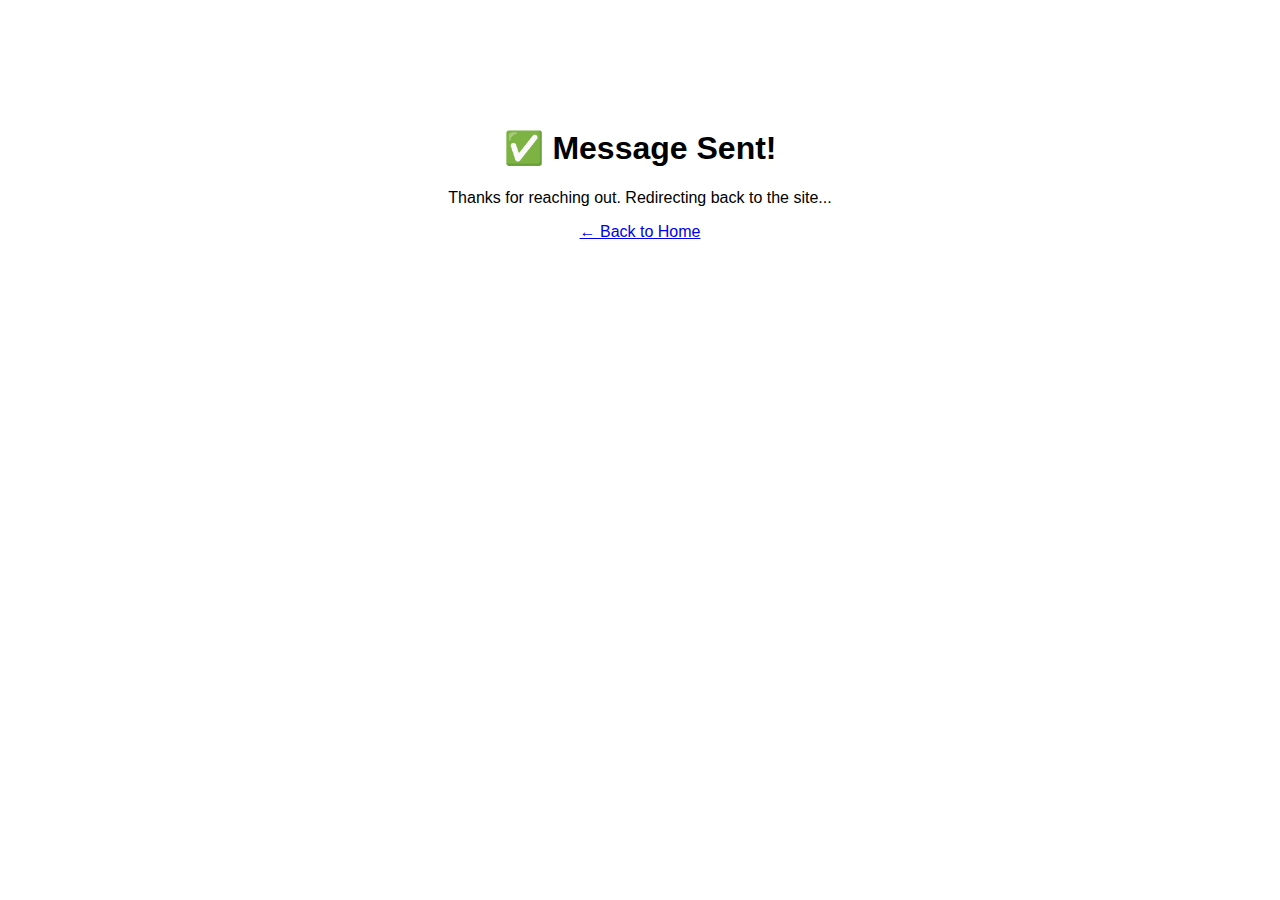
<file: thanks.html>
<!DOCTYPE html>
<html>
  <head>
    <title>Thanks!</title>
    <meta http-equiv="refresh" content="3;url=https://wyskowski.com/" />
    <style>
      body { text-align: center; font-family: Inter, sans-serif; padding-top: 100px; }
    </style>
  </head>
  <body>
    <h1>✅ Message Sent!</h1>
    <p>Thanks for reaching out. Redirecting back to the site...</p>
    <a href="https://wyskowski.com/">← Back to Home</a>
  </body>
</html>
</file>
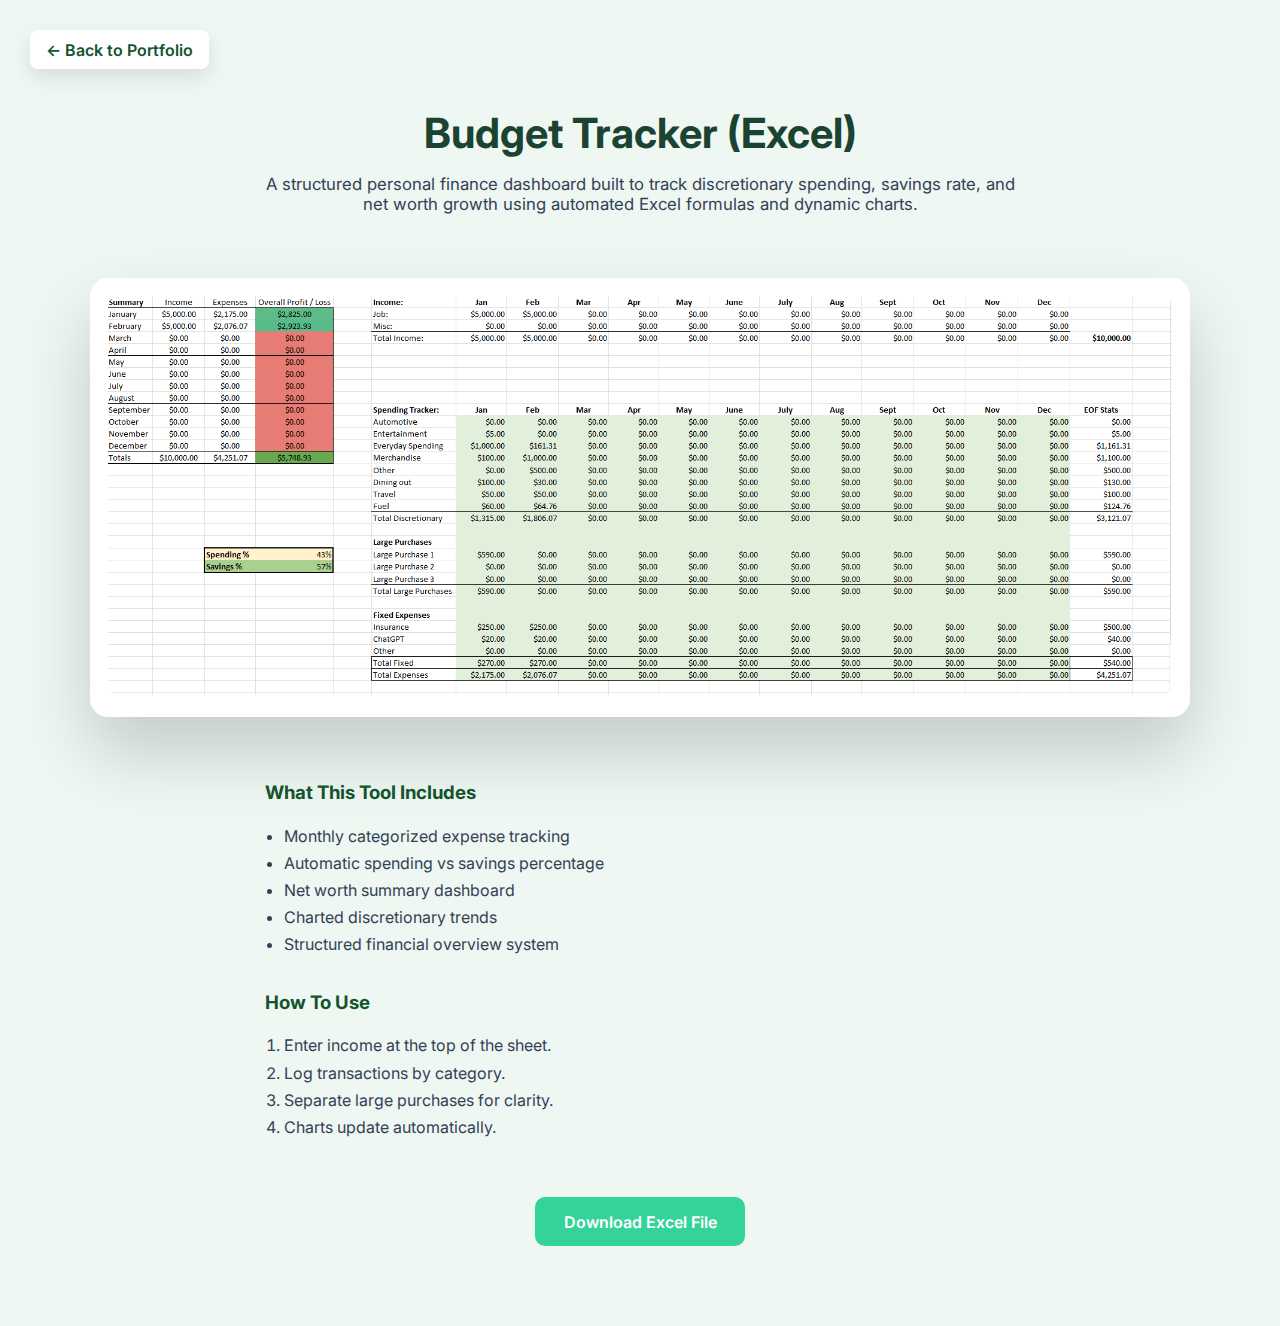
<file: projects/budget-excel/budget.html>
<!DOCTYPE html>
<html lang="en">
<head>
<meta charset="UTF-8">
<meta name="viewport" content="width=device-width, initial-scale=1.0">
<title>Budget Tracker | Ryan Wyskowski</title>

<link href="https://fonts.googleapis.com/css2?family=Inter:wght@400;600;700&display=swap" rel="stylesheet">

<style>
body{
  margin:0;
  font-family:'Inter',sans-serif;
  background:#eef7f2;
  color:#1b4332;
}

/* === Back Button === */
.back-btn{
  position:absolute;
  top:30px;
  left:30px;
  text-decoration:none;
  font-weight:600;
  color:#14532d;
  background:white;
  padding:.6rem 1rem;
  border-radius:8px;
  box-shadow:0 8px 20px rgba(0,0,0,.1);
  transition:.3s ease;
}

.back-btn:hover{
  background:#34d399;
  color:white;
  transform:translateY(-2px);
}

/* === Layout === */
.container{
  max-width:1100px;
  margin:0 auto;
  padding:5rem 2rem;
  text-align:center;
}

h1{
  font-size:2.6rem;
  margin-bottom:1rem;
}

.subtitle{
  max-width:750px;
  margin:0 auto 4rem auto;
  font-size:1.05rem;
  color:#334155;
}

/* === Mock Frame === */
.mock-frame{
  background:white;
  padding:18px;
  border-radius:18px;
  box-shadow:0 35px 70px rgba(0,0,0,.18);
  margin-bottom:4rem;
}

.mock-frame img{
  width:100%;
  height:auto;
  border-radius:10px;
}

/* === Details === */
.details{
  max-width:750px;
  margin:0 auto;
  text-align:left;
}

.details h3{
  margin-top:2rem;
  color:#14532d;
}

.details ul,
.details ol{
  padding-left:1.2rem;
  line-height:1.7;
  color:#334155;
}

/* === Download Button === */
.btn{
  display:inline-block;
  margin-top:2.5rem;
  background:#34d399;
  color:white;
  padding:.9rem 1.8rem;
  border-radius:10px;
  font-weight:600;
  text-decoration:none;
  transition:.3s ease;
}

.btn:hover{
  background:#059669;
  transform:translateY(-3px);
  box-shadow:0 12px 25px rgba(0,0,0,.15);
}

.skill-box{
  margin-top:1.5rem;
  font-size:.9rem;
  color:#475569;
  text-align:center;
}

@media (max-width:768px){
  .back-btn{
    position:static;
    display:inline-block;
    margin:20px;
  }

  .container{
    padding:3rem 1.5rem;
  }
}
</style>
</head>

<body>

<a href="https://wyskowski.com/#portfolio" class="back-btn">
  ← Back to Portfolio
</a>

<div class="container">
  
  <h1>Budget Tracker (Excel)</h1>

  <p class="subtitle">
    A structured personal finance dashboard built to track discretionary spending, 
    savings rate, and net worth growth using automated Excel formulas and dynamic charts.
  </p>

  <div class="mock-frame">
    <img src="budget-preview.png" alt="Budget Tracker Excel Dashboard Preview">
  </div>

  <div class="details">

    <h3>What This Tool Includes</h3>
    <ul>
      <li>Monthly categorized expense tracking</li>
      <li>Automatic spending vs savings percentage</li>
      <li>Net worth summary dashboard</li>
      <li>Charted discretionary trends</li>
      <li>Structured financial overview system</li>
    </ul>

    <h3>How To Use</h3>
    <ol>
      <li>Enter income at the top of the sheet.</li>
      <li>Log transactions by category.</li>
      <li>Separate large purchases for clarity.</li>
      <li>Charts update automatically.</li>
    </ol>

    <div style="text-align:center;">
      <a href="BudgetTracker.xlsx" download class="btn">
        Download Excel File
      </a>
    </div>

  </div>
</div>

</body>
</html>
</file>
